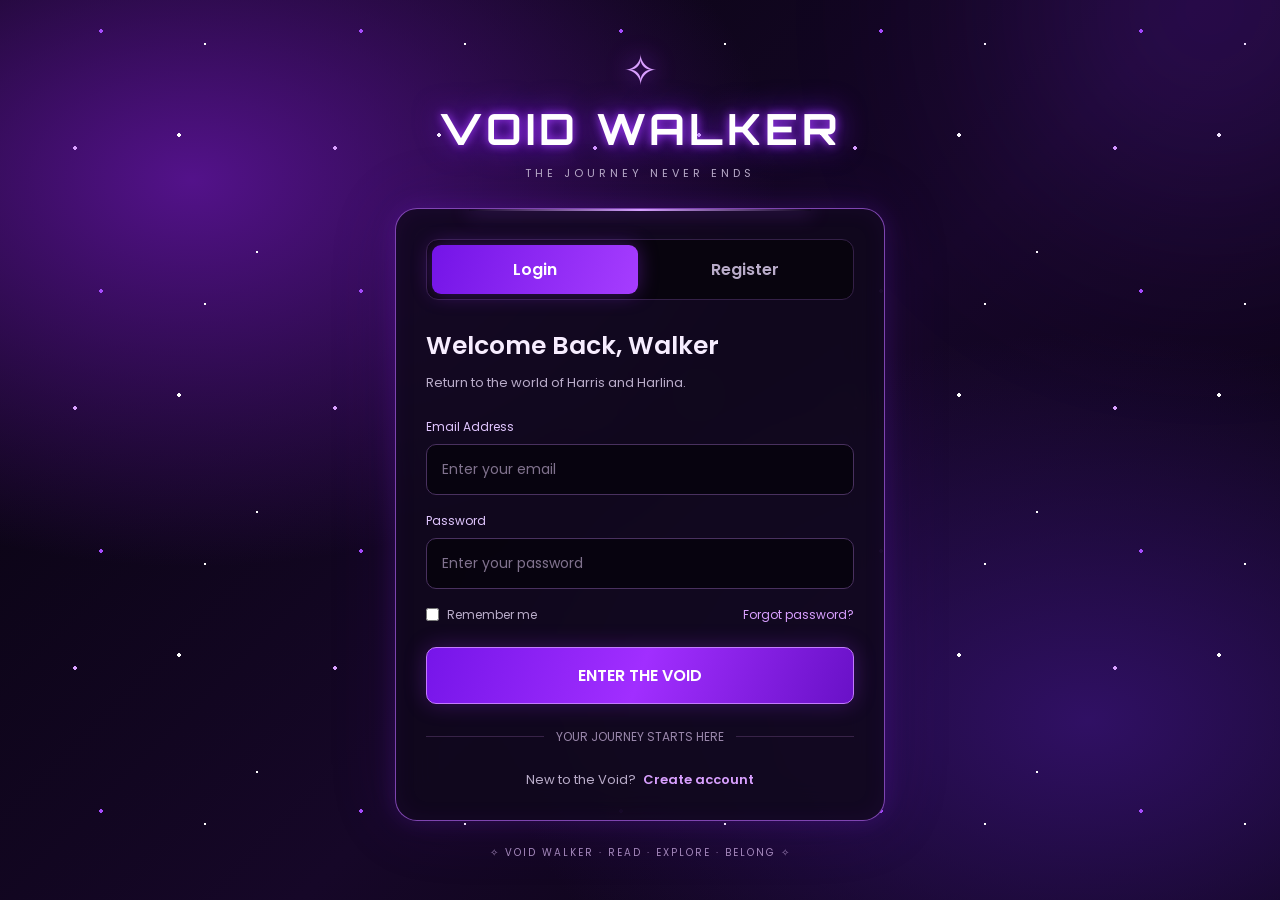
<file: LOGIN.html>
<!DOCTYPE html>
<html lang="en">
<head>
  <meta charset="UTF-8">
  <meta name="viewport" content="width=device-width, initial-scale=1.0">
  <meta name="theme-color" content="#090510">
  <title>VOID WALKER | Enter the Void</title>

  <style>
    @import url('https://fonts.googleapis.com/css2?family=Orbitron:wght@400;600;700;800&family=Poppins:wght@300;400;500;600&display=swap');

    :root {
      --void: #090510;
      --purple: #9b30ff;
      --bright: #d9a0ff;
      --white: #f7edff;
      --muted: #b9acc9;
      --glass: rgba(16, 8, 29, 0.88);
    }

    * {
      margin: 0;
      padding: 0;
      box-sizing: border-box;
    }

    body {
      min-height: 100vh;
      display: grid;
      place-items: center;
      padding: 28px 16px;
      overflow-x: hidden;
      color: var(--white);
      font-family: 'Poppins', sans-serif;
      background:
        radial-gradient(ellipse at 15% 20%, #53128a 0%, transparent 38%),
        radial-gradient(ellipse at 85% 80%, #301064 0%, transparent 38%),
        linear-gradient(135deg, #05030b, #160728 55%, #08030e);
      position: relative;
    }

    /* Animated cosmic background */
    body::before,
    body::after {
      content: "";
      position: fixed;
      inset: -50%;
      pointer-events: none;
      z-index: -1;
    }

    body::before {
      background-image:
        radial-gradient(2px 2px at 15% 25%, white 99%, transparent),
        radial-gradient(2px 2px at 75% 30%, #d8a0ff 99%, transparent),
        radial-gradient(1px 1px at 45% 70%, white 99%, transparent),
        radial-gradient(2px 2px at 85% 85%, #a74cff 99%, transparent),
        radial-gradient(1px 1px at 25% 90%, white 99%, transparent);
      background-size: 260px 260px;
      animation: stars 35s linear infinite;
    }

    body::after {
      inset: auto;
      width: 380px;
      height: 380px;
      top: -180px;
      right: -120px;
      border-radius: 50%;
      background: #8c25ff;
      filter: blur(130px);
      opacity: 0.22;
    }

    @keyframes stars {
      to { transform: translateY(260px); }
    }

    .page {
      width: 100%;
      max-width: 490px;
    }

    .brand {
      text-align: center;
      margin-bottom: 26px;
    }

    .brand-symbol {
      font-size: 42px;
      color: var(--bright);
      text-shadow: 0 0 25px var(--purple);
      animation: pulse 3s ease-in-out infinite;
    }

    .brand h1 {
      font-family: 'Orbitron', sans-serif;
      font-size: clamp(28px, 6vw, 43px);
      letter-spacing: 4px;
      color: #fff;
      text-shadow: 0 0 10px #a43dff, 0 0 30px #7e19ff;
    }

    .brand p {
      margin-top: 10px;
      color: var(--muted);
      font-size: 11px;
      letter-spacing: 4px;
    }

    @keyframes pulse {
      50% {
        transform: scale(1.12);
        text-shadow: 0 0 40px #b85cff;
      }
    }

    .card {
      position: relative;
      overflow: hidden;
      padding: 30px;
      border: 1px solid rgba(187, 103, 255, 0.65);
      border-radius: 22px;
      background: var(--glass);
      backdrop-filter: blur(18px);
      box-shadow:
        0 0 25px rgba(142, 38, 255, 0.18),
        0 0 70px rgba(92, 24, 156, 0.14),
        inset 0 0 25px rgba(135, 45, 220, 0.06);
    }

    .card::before {
      content: "";
      position: absolute;
      height: 2px;
      top: 0;
      left: 15%;
      right: 15%;
      background: linear-gradient(90deg, transparent, #d5a0ff, transparent);
      box-shadow: 0 0 20px #ad51ff;
    }

    .switcher {
      display: flex;
      padding: 5px;
      gap: 5px;
      margin-bottom: 27px;
      border-radius: 12px;
      background: #08040e;
      border: 1px solid #342047;
    }

    .switcher button {
      flex: 1;
      padding: 12px 8px;
      border: 0;
      border-radius: 9px;
      background: transparent;
      color: var(--muted);
      cursor: pointer;
      font: inherit;
      font-weight: 600;
      transition: 0.3s;
    }

    .switcher button.active {
      color: white;
      background: linear-gradient(110deg, #7414e7, #a63dff);
      box-shadow: 0 0 20px rgba(155, 48, 255, 0.35);
    }

    .heading {
      margin-bottom: 23px;
    }

    .heading h2 {
      font-size: 25px;
      font-weight: 600;
    }

    .heading p {
      margin-top: 7px;
      color: var(--muted);
      font-size: 13px;
      line-height: 1.7;
    }

    .field {
      margin-bottom: 17px;
    }

    .field label {
      display: block;
      margin-bottom: 8px;
      font-size: 12px;
      color: #e1c6ff;
    }

    .field input {
      width: 100%;
      padding: 14px 15px;
      outline: none;
      border: 1px solid #49315f;
      border-radius: 10px;
      color: white;
      background: rgba(5, 3, 12, 0.8);
      font: inherit;
      font-size: 14px;
      transition: 0.25s;
    }

    .field input::placeholder {
      color: #80728e;
    }

    .field input:focus {
      border-color: #c27aff;
      box-shadow: 0 0 0 3px rgba(155, 48, 255, 0.14),
                  0 0 16px rgba(155, 48, 255, 0.12);
    }

    .options {
      display: flex;
      justify-content: space-between;
      align-items: center;
      flex-wrap: wrap;
      gap: 10px;
      margin: 3px 0 23px;
      font-size: 12px;
      color: var(--muted);
    }

    .remember {
      display: flex;
      align-items: center;
      gap: 8px;
    }

    .remember input {
      accent-color: var(--purple);
    }

    .text-button {
      padding: 0;
      border: 0;
      background: none;
      color: var(--bright);
      font: inherit;
      cursor: pointer;
    }

    .text-button:hover {
      color: white;
      text-decoration: underline;
    }

    .main-button {
      width: 100%;
      padding: 15px;
      border: 1px solid #c47aff;
      border-radius: 10px;
      color: white;
      background: linear-gradient(110deg, #7615e9, #a12eff, #6911c7);
      box-shadow: 0 0 22px rgba(155, 48, 255, 0.27);
      font: inherit;
      font-weight: 600;
      cursor: pointer;
      transition: 0.25s;
    }

    .main-button:hover {
      transform: translateY(-2px);
      box-shadow: 0 0 32px rgba(181, 93, 255, 0.5);
    }

    .main-button:active {
      transform: scale(0.98);
    }

    .message {
      display: none;
      margin-top: 16px;
      padding: 12px;
      border-radius: 9px;
      font-size: 12px;
      line-height: 1.6;
      overflow-wrap: anywhere;
    }

    .message.show {
      display: block;
    }

    .message.error {
      color: #ffb5c0;
      border: 1px solid #85334e;
      background: rgba(130, 25, 55, 0.18);
    }

    .message.info {
      color: #e1c6ff;
      border: 1px solid #68408a;
      background: rgba(100, 30, 150, 0.18);
    }

    .divider {
      display: flex;
      align-items: center;
      gap: 12px;
      margin: 24px 0;
      color: #9986aa;
      font-size: 12px;
    }

    .divider::before,
    .divider::after {
      content: "";
      height: 1px;
      flex: 1;
      background: #382348;
    }

    .account-prompt {
      text-align: center;
      font-size: 13px;
      color: var(--muted);
    }

    .account-prompt button {
      margin-left: 4px;
      font-weight: 600;
    }

    .footer {
      margin-top: 24px;
      text-align: center;
      color: #a68bbd;
      font-size: 10px;
      letter-spacing: 2px;
    }

    .hidden {
      display: none !important;
    }

    @media (max-width: 420px) {
      .card { padding: 22px 18px; }
      .brand p { letter-spacing: 2px; }
      .heading h2 { font-size: 22px; }
    }

    @media (prefers-reduced-motion: reduce) {
      *, *::before, *::after {
        animation-duration: 0.01ms !important;
        transition-duration: 0.01ms !important;
      }
    }
  </style>
</head>

<body>
  <main class="page">

    <header class="brand">
      <div class="brand-symbol" aria-hidden="true">✧</div>
      <h1>VOID WALKER</h1>
      <p>THE JOURNEY NEVER ENDS</p>
    </header>

    <section class="card" aria-label="Void Walker account">

      <div class="switcher" role="group" aria-label="Choose account action">
        <button type="button" id="loginTab" class="active"
          aria-pressed="true">Login</button>
        <button type="button" id="registerTab"
          aria-pressed="false">Register</button>
      </div>

      <div class="heading">
        <h2 id="formTitle">Welcome Back, Walker</h2>
        <p id="formDescription">
          Return to the world of Harris and Harlina.
        </p>
      </div>

      <form id="authForm" novalidate>

        <div class="field hidden" id="usernameField">
          <label for="username">Username</label>
          <input id="username" name="username" type="text"
            placeholder="Choose your Walker name"
            autocomplete="username" minlength="3" maxlength="24">
        </div>

        <div class="field">
          <label for="email">Email Address</label>
          <input id="email" name="email" type="email"
            placeholder="Enter your email"
            autocomplete="email" required>
        </div>

        <div class="field">
          <label for="password">Password</label>
          <input id="password" name="password" type="password"
            placeholder="Enter your password"
            autocomplete="current-password"
            minlength="8" required>
        </div>

        <div class="field hidden" id="confirmField">
          <label for="confirmPassword">Confirm Password</label>
          <input id="confirmPassword" name="confirmPassword"
            type="password" placeholder="Enter your password again"
            autocomplete="new-password" minlength="8">
        </div>

        <div class="options" id="loginOptions">
          <label class="remember">
            <input type="checkbox" id="remember">
            Remember me
          </label>
          <button type="button" class="text-button" id="forgotButton">
            Forgot password?
          </button>
        </div>

        <button class="main-button" type="submit" id="submitButton">
          ENTER THE VOID
        </button>

        <p class="message" id="message" role="status"
          aria-live="polite"></p>
      </form>

      <div class="divider">YOUR JOURNEY STARTS HERE</div>

      <p class="account-prompt">
        <span id="promptText">New to the Void?</span>
        <button type="button" class="text-button" id="switchLink">
          Create account
        </button>
      </p>
    </section>

    <footer class="footer">
      ✧ VOID WALKER · READ · EXPLORE · BELONG ✧
    </footer>
  </main>

 
<script>
const authForm = document.getElementById("authForm");
const message = document.getElementById("message");

const loginTab = document.getElementById("loginTab");
const registerTab = document.getElementById("registerTab");
const switchLink = document.getElementById("switchLink");

const formTitle = document.getElementById("formTitle");
const formDescription = document.getElementById("formDescription");
const usernameField = document.getElementById("usernameField");
const confirmField = document.getElementById("confirmField");
const loginOptions = document.getElementById("loginOptions");
const promptText = document.getElementById("promptText");
const submitButton = document.getElementById("submitButton");

const usernameInput = document.getElementById("username");
const emailInput = document.getElementById("email");
const passwordInput = document.getElementById("password");
const confirmInput = document.getElementById("confirmPassword");

let isRegisterMode = false;
let isSubmitting = false;

function showMessage(text, type = "info") {
    message.textContent = text;
    message.className = "message show " + type;
}

function clearMessage() {
    message.textContent = "";
    message.className = "message";
}

function setMode(registerMode) {
    isRegisterMode = registerMode;
    clearMessage();
    authForm.reset();

    usernameField.classList.toggle("hidden", !registerMode);
    confirmField.classList.toggle("hidden", !registerMode);
    loginOptions.classList.toggle("hidden", registerMode);

    usernameInput.required = registerMode;
    confirmInput.required = registerMode;

    passwordInput.autocomplete = registerMode
        ? "new-password"
        : "current-password";

    loginTab.classList.toggle("active", !registerMode);
    registerTab.classList.toggle("active", registerMode);

    loginTab.setAttribute("aria-pressed", String(!registerMode));
    registerTab.setAttribute("aria-pressed", String(registerMode));

    formTitle.textContent = registerMode
        ? "Join the Void Walker Universe"
        : "Welcome Back, Walker";

    formDescription.textContent = registerMode
        ? "Create your account and begin your journey."
        : "Return to the world of Harris and Harlina.";

    submitButton.textContent = registerMode
        ? "CREATE ACCOUNT"
        : "ENTER THE VOID";

    promptText.textContent = registerMode
        ? "Already a Walker?"
        : "New to the Void?";

    switchLink.textContent = registerMode
        ? "Login"
        : "Create account";
}

loginTab.addEventListener("click", () => setMode(false));
registerTab.addEventListener("click", () => setMode(true));

switchLink.addEventListener("click", () => {
    setMode(!isRegisterMode);
});

document.getElementById("forgotButton").addEventListener("click", () => {
    showMessage(
        "Password recovery is not available yet. Please remember your password.",
        "info"
    );
});

authForm.addEventListener("submit", async function (event) {
    event.preventDefault();

    if (isSubmitting) return;

    clearMessage();

    const username = usernameInput.value.trim();
    const email = emailInput.value.trim();
    const password = passwordInput.value;

    if (isRegisterMode && username.length < 3) {
        showMessage("Username must have at least 3 characters.", "error");
        return;
    }

    if (isRegisterMode && username.length > 30) {
        showMessage("Username cannot exceed 30 characters.", "error");
        return;
    }

    if (!emailInput.validity.valid || !email) {
        showMessage("Please enter a valid email address.", "error");
        return;
    }

    if (password.length < 8) {
        showMessage("Password must have at least 8 characters.", "error");
        return;
    }

    if (isRegisterMode && password !== confirmInput.value) {
        showMessage("Your passwords do not match.", "error");
        return;
    }

    const endpoint = isRegisterMode
        ? "http://localhost:5000/api/auth/register"
        : "http://localhost:5000/api/auth/login";

    const requestBody = isRegisterMode
        ? { username, email, password }
        : { email, password };

    isSubmitting = true;
    submitButton.disabled = true;
    submitButton.textContent = isRegisterMode
        ? "CREATING ACCOUNT..."
        : "ENTERING THE VOID...";

    try {
        const response = await fetch(endpoint, {
            method: "POST",
            headers: {
                "Content-Type": "application/json"
            },
            body: JSON.stringify(requestBody)
        });

        const data = await response.json();

        if (!response.ok) {
            throw new Error(data.message || "Request failed.");
        }

        if (isRegisterMode) {
            showMessage(
                "Account created successfully! You can now log in.",
                "info"
            );

            setMode(false);
            emailInput.value = email;

        } else {
            if (!data.token || !data.user) {
                throw new Error("The server returned an incomplete login response.");
            }

            sessionStorage.setItem("voidWalkerToken", data.token);
            sessionStorage.setItem(
                "voidWalkerUser",
                JSON.stringify(data.user)
            );

            showMessage(
                "Welcome to the Void, " + data.user.username + "!",
                "info"
            );

            window.location.href = "index.html";
        }

    } catch (error) {
        console.error("Authentication error:", error);

        if (error.message === "Failed to fetch") {
            showMessage(
                "Cannot connect to the backend. Check that the server is running on port 5000.",
                "error"
            );
        } else {
            showMessage(error.message, "error");
        }

    } finally {
        isSubmitting = false;
        submitButton.disabled = false;
        submitButton.textContent = isRegisterMode
            ? "CREATE ACCOUNT"
            : "ENTER THE VOID";
    }
});
</script>

</body>
</html>
</file>
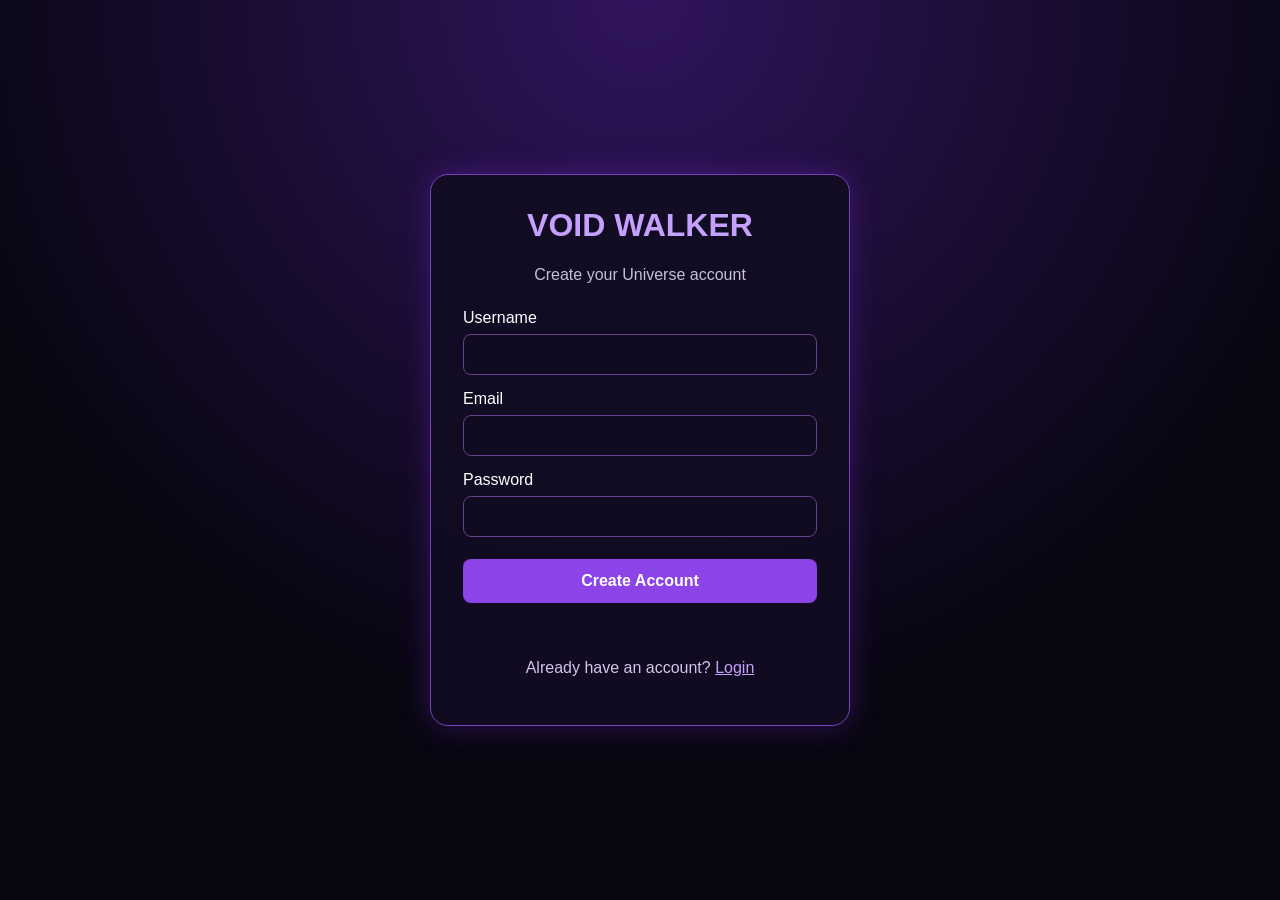
<file: REGISTER.html>
<!DOCTYPE html>
<html lang="en">
<head>
    <meta charset="UTF-8">
    <meta name="viewport" content="width=device-width, initial-scale=1.0">
    <title>Join Void Walker Universe</title>

    <style>
        * {
            box-sizing: border-box;
        }

        body {
            margin: 0;
            min-height: 100vh;
            display: flex;
            justify-content: center;
            align-items: center;
            padding: 20px;
            font-family: Arial, sans-serif;
            color: white;
            background: radial-gradient(circle at top, #30145c, #080611 65%);
        }

        .auth-box {
            width: 100%;
            max-width: 420px;
            padding: 32px;
            border: 1px solid #7543bb;
            border-radius: 18px;
            background: rgba(17, 12, 34, 0.95);
            box-shadow: 0 0 30px #6e26b866;
        }

        h1 {
            text-align: center;
            color: #c5a0ff;
            margin-top: 0;
        }

        .subtitle {
            text-align: center;
            color: #c5bfd8;
            margin-bottom: 25px;
        }

        label {
            display: block;
            margin: 15px 0 7px;
        }

        input {
            width: 100%;
            padding: 12px;
            color: white;
            background: #100b20;
            border: 1px solid #65418e;
            border-radius: 8px;
            outline: none;
        }

        input:focus {
            border-color: #c5a0ff;
        }

        button {
            width: 100%;
            margin-top: 22px;
            padding: 13px;
            border: 0;
            border-radius: 8px;
            background: #8c43e8;
            color: white;
            font-size: 16px;
            font-weight: bold;
            cursor: pointer;
        }

        button:disabled {
            opacity: 0.6;
            cursor: wait;
        }

        #message {
            min-height: 20px;
            text-align: center;
            overflow-wrap: anywhere;
        }

        .link {
            text-align: center;
            margin-top: 20px;
            color: #d1c5e8;
        }

        a {
            color: #c5a0ff;
        }
    </style>
</head>

<body>
    <main class="auth-box">
        <h1>VOID WALKER</h1>
        <p class="subtitle">Create your Universe account</p>

        <form id="registerForm">
            <label for="username">Username</label>
            <input id="username" name="username"
                   minlength="3" maxlength="30"
                   autocomplete="username" required>

            <label for="email">Email</label>
            <input id="email" name="email" type="email"
                   autocomplete="email" required>

            <label for="password">Password</label>
            <input id="password" name="password" type="password"
                   minlength="8" autocomplete="new-password" required>

            <button id="registerButton" type="submit">
                Create Account
            </button>
        </form>

        <p id="message" role="status" aria-live="polite"></p>

        <p class="link">
            Already have an account?
            <a href="LOGIN.html">Login</a>
        </p>
    </main>

    <script>
        const form = document.getElementById("registerForm");
        const message = document.getElementById("message");
        const button = document.getElementById("registerButton");

        form.addEventListener("submit", async function (event) {
            event.preventDefault();

            message.textContent = "";
            button.disabled = true;
            button.textContent = "Creating account...";

            try {
                const response = await fetch(
                    "http://localhost:5000/api/auth/register",
                    {
                        method: "POST",
                        headers: {
                            "Content-Type": "application/json"
                        },
                        body: JSON.stringify({
                            username: form.username.value.trim(),
                            email: form.email.value.trim(),
                            password: form.password.value
                        })
                    }
                );

                const data = await response.json();

                if (!response.ok) {
                    throw new Error(data.message || "Registration failed.");
                }

                message.textContent =
                    "Account created successfully! You can now log in.";

                form.reset();
            } catch (error) {
                message.textContent =
                    error.message === "Failed to fetch"
                    ? "Cannot connect to the server. Check that the backend is running."
                    : error.message;
            } finally {
                button.disabled = false;
                button.textContent = "Create Account";
            }
        });
    </script>
</body>
</html>
</file>
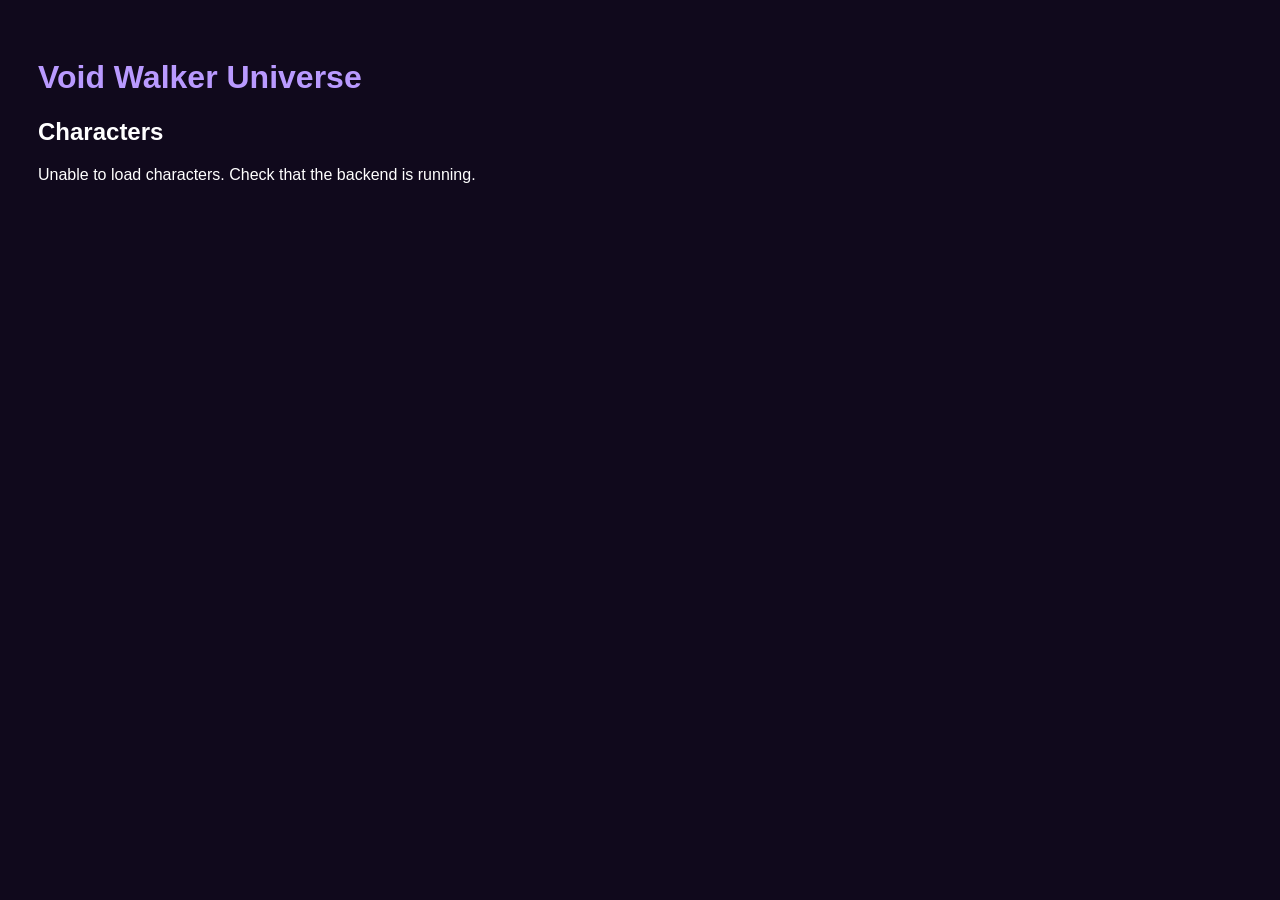
<file: test-characters.html>
<!DOCTYPE html>
<html lang="en">
<head>
    <meta charset="UTF-8">
    <meta name="viewport" content="width=device-width, initial-scale=1.0">
    <title>Void Walker Characters</title>
    <style>
        body {
            background: #10091c;
            color: white;
            font-family: Arial, sans-serif;
            padding: 30px;
        }

        h1 {
            color: #b99aff;
        }

        .character {
            background: #211532;
            border: 1px solid #8156bd;
            border-radius: 12px;
            padding: 16px;
            margin: 12px 0;
        }
    </style>
</head>
<body>
    <h1>Void Walker Universe</h1>
    <h2>Characters</h2>

    <div id="characters">Loading characters...</div>

    <script>
        async function loadCharacters() {
            const container = document.getElementById("characters");

            try {
                const response = await fetch(
                    "http://localhost:5000/api/characters"
                );

                if (!response.ok) {
                    throw new Error("Could not load characters");
                }

                const characters = await response.json();

                if (characters.length === 0) {
                    container.textContent = "No characters found yet.";
                    return;
                }

                container.replaceChildren();

                characters.forEach(character => {
                    const card = document.createElement("div");
                    card.className = "character";

                    const name = document.createElement("h3");
                    name.textContent = character.name;

                    const role = document.createElement("p");
                    role.textContent = "Role: " + character.role;

                    const power = document.createElement("p");
                    power.textContent = "Power: " + character.power;

                    card.append(name, role, power);
                    container.appendChild(card);
                });
            } catch (error) {
                container.textContent =
                    "Unable to load characters. Check that the backend is running.";
                console.error(error);
            }
        }

        loadCharacters();
    </script>
</body>
</html>
</file>
